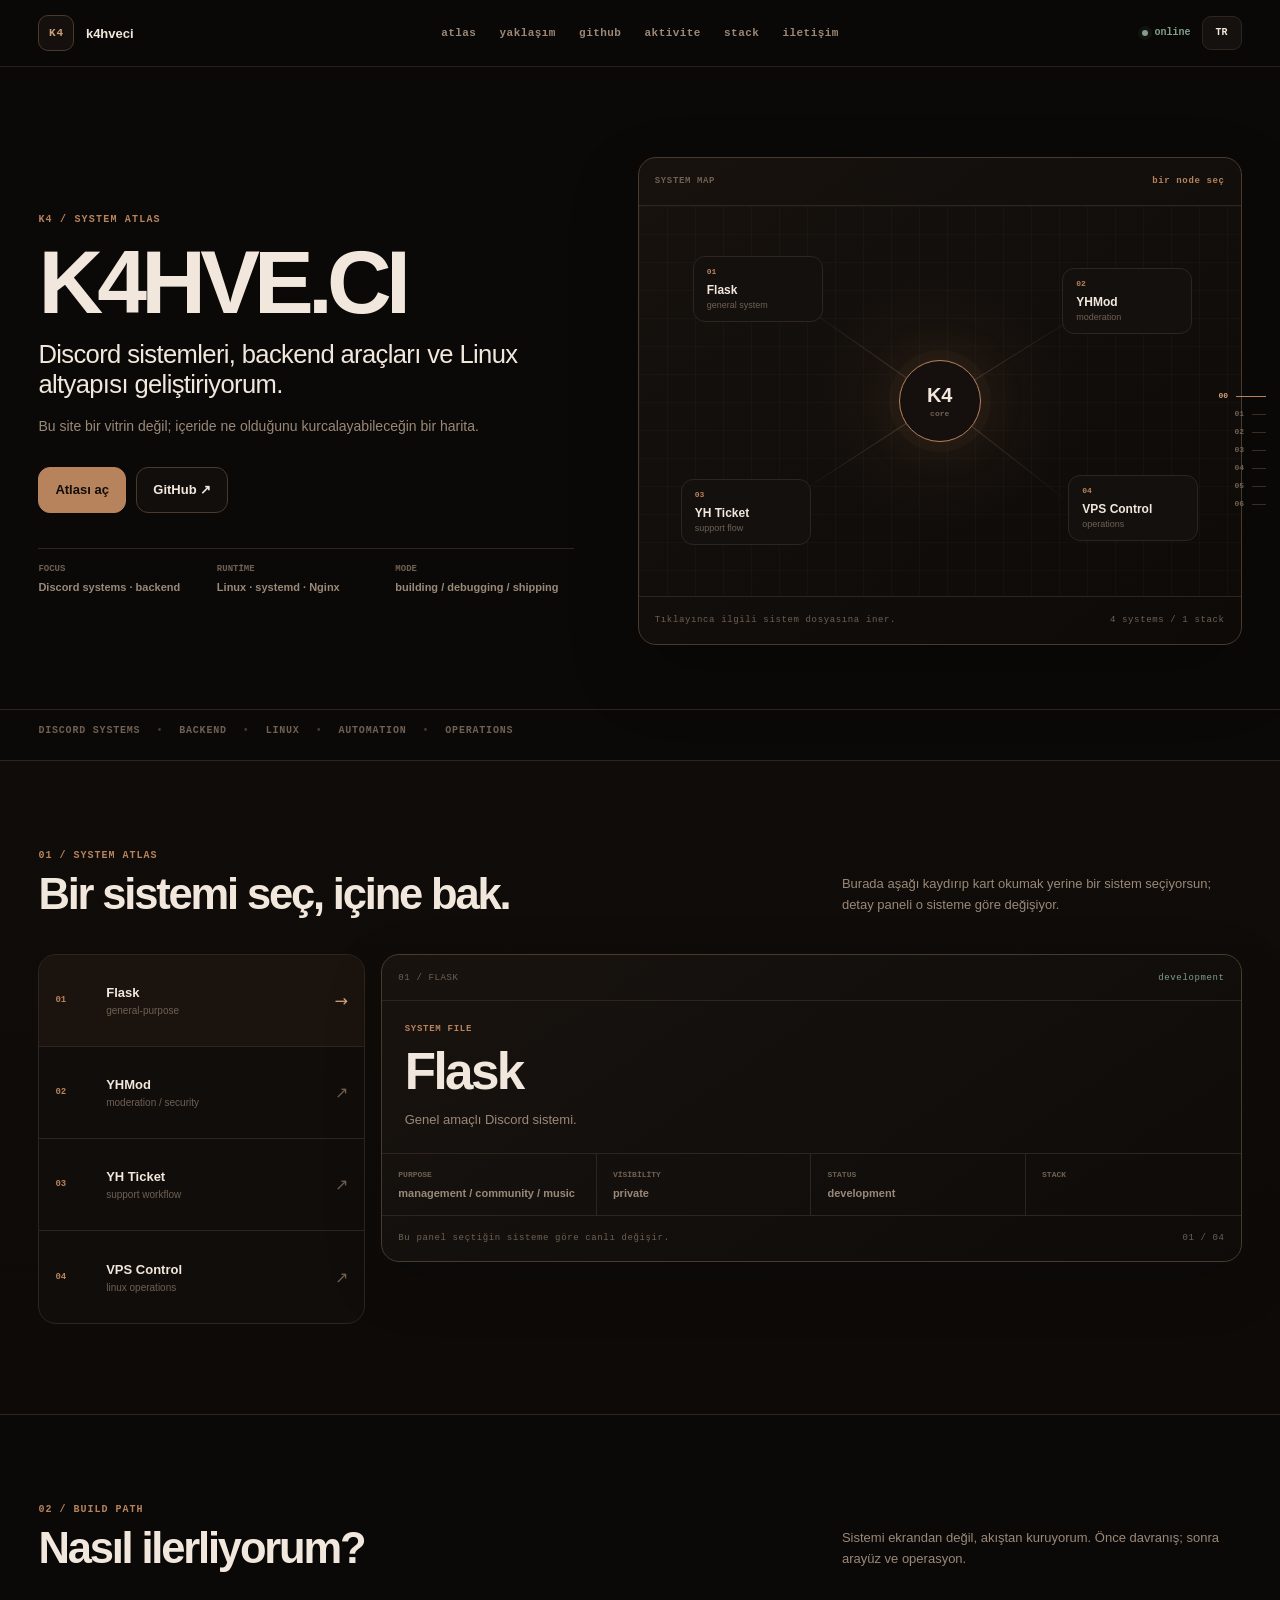
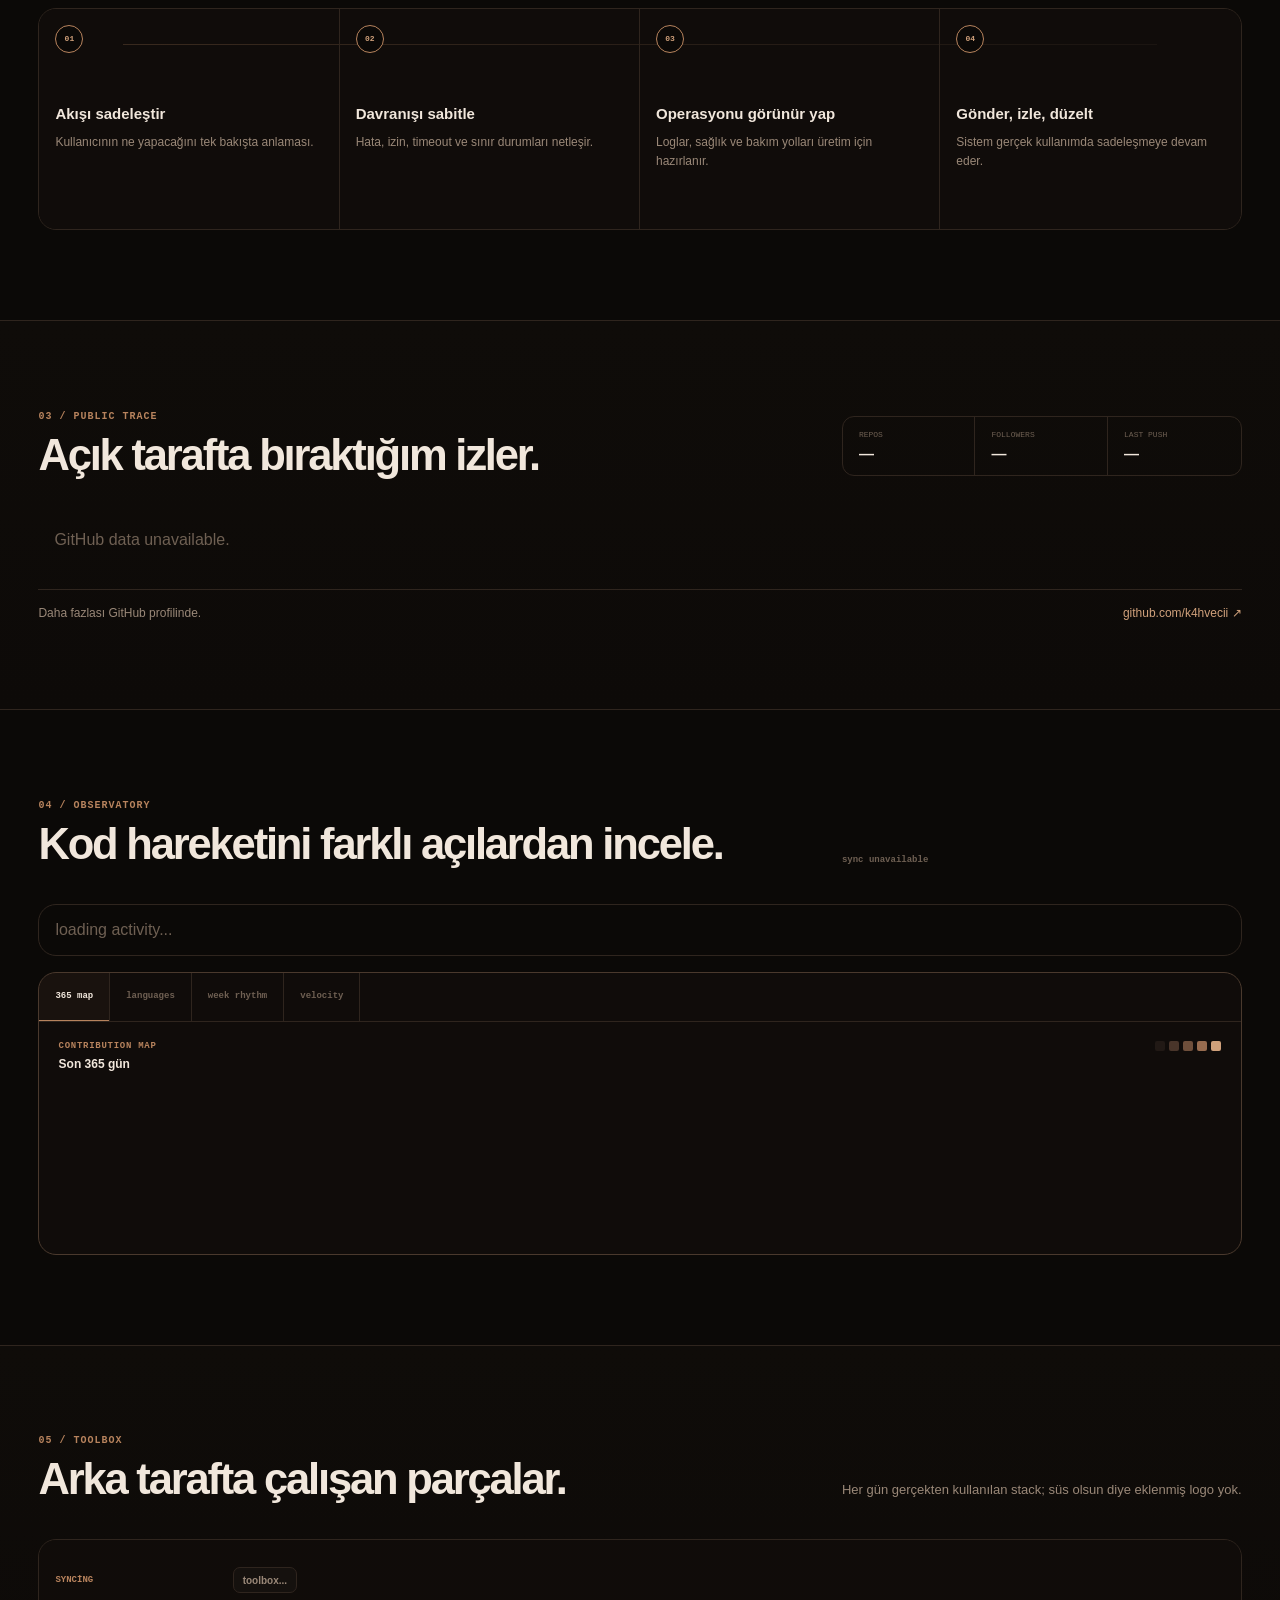
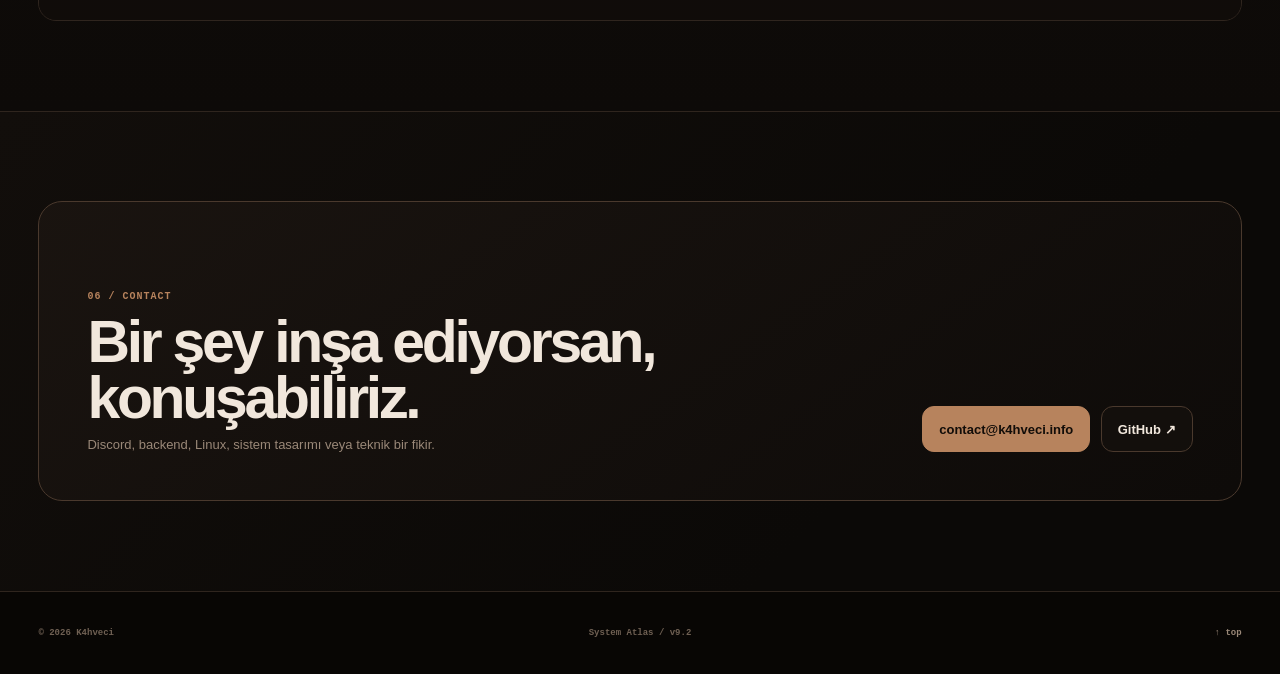
<file: index.html>
<!doctype html>
<html lang="tr">
<head>
  <meta charset="UTF-8" />
  <meta name="viewport" content="width=device-width, initial-scale=1, viewport-fit=cover" />
  <meta name="theme-color" content="#0b0907" />
  <meta name="color-scheme" content="dark" />
  <meta name="description" content="K4hveci — Discord sistemleri, backend araçları ve Linux altyapısı." />
  <meta name="author" content="K4hveci" />
  <meta name="robots" content="index,follow" />
  <link rel="canonical" href="https://k4hveci.info/" />

  <meta property="og:title" content="K4hveci — System Atlas" />
  <meta property="og:description" content="Explore the systems, public work and activity behind K4hveci." />
  <meta property="og:type" content="website" />
  <meta property="og:url" content="https://k4hveci.info/" />
  <meta property="og:image" content="https://raw.githubusercontent.com/k4hvecii/k4hvecii.github.io/main/assets/images/og-k4-terminal-31.png?rev=20261003d" />

  <meta name="twitter:card" content="summary_large_image" />
  <meta name="twitter:title" content="K4hveci — System Atlas" />
  <meta name="twitter:description" content="Explore the systems, public work and activity behind K4hveci." />
  <meta name="twitter:image" content="https://raw.githubusercontent.com/k4hvecii/k4hvecii.github.io/main/assets/images/og-k4-terminal-31.png?rev=20261003d" />

  <link rel="icon" href="./assets/icons/favicon.svg" type="image/svg+xml" />
  <link rel="apple-touch-icon" href="./assets/icons/apple-touch-icon.png" />
  <link rel="manifest" href="./site.webmanifest" />
  <link rel="stylesheet" href="./assets/css/main.css?v=9.2.0" />
  <title>K4hveci — System Atlas</title>
</head>
<body>
  <a class="skip" href="#main">İçeriğe geç</a>
  <div class="page-grid" aria-hidden="true"></div>
  <div class="cursor-aura" id="cursor-aura" aria-hidden="true"></div>
  <div class="scroll-progress" id="scroll-progress" aria-hidden="true"></div>

  <header class="site-header">
    <div class="shell header-inner">
      <a class="brand" href="#top" aria-label="K4hveci ana sayfa">
        <span class="brand-mark">K4</span>
        <span class="brand-name">k4hveci</span>
      </a>

      <nav class="nav" aria-label="Ana navigasyon">
        <a href="#atlas" data-tr="atlas" data-en="atlas">atlas</a>
        <a href="#process" data-tr="yaklaşım" data-en="process">yaklaşım</a>
        <a href="#public">github</a>
        <a href="#activity" data-tr="aktivite" data-en="activity">aktivite</a>
        <a href="#stack">stack</a>
        <a href="#contact" data-tr="iletişim" data-en="contact">iletişim</a>
      </nav>

      <div class="header-actions">
        <span class="status-chip"><i></i><span data-tr="online" data-en="online">online</span></span>
        <button class="lang" id="lang-toggle" type="button" aria-label="Dili değiştir">TR</button>
      </div>
    </div>
  </header>

  <aside class="chapter-rail" aria-label="Bölümler">
    <a href="#top"><span>00</span><i></i></a>
    <a href="#atlas"><span>01</span><i></i></a>
    <a href="#process"><span>02</span><i></i></a>
    <a href="#public"><span>03</span><i></i></a>
    <a href="#activity"><span>04</span><i></i></a>
    <a href="#stack"><span>05</span><i></i></a>
    <a href="#contact"><span>06</span><i></i></a>
  </aside>

  <main id="main">
    <section class="hero" id="top">
      <div class="shell hero-grid">
        <div class="hero-copy reveal">
          <span class="eyebrow">K4 / SYSTEM ATLAS</span>
          <h1 id="hero-name">K4HVE.CI</h1>
          <p class="hero-lead" id="hero-tagline"
             data-tr="Discord sistemleri, backend araçları ve Linux altyapısı geliştiriyorum."
             data-en="I build Discord systems, backend tooling and Linux infrastructure.">
            Discord sistemleri, backend araçları ve Linux altyapısı geliştiriyorum.
          </p>
          <p class="hero-sub" id="hero-principle"
             data-tr="Bu site bir vitrin değil; içeride ne olduğunu kurcalayabileceğin bir harita."
             data-en="This is not a showcase page; it is a map you can explore.">
            Bu site bir vitrin değil; içeride ne olduğunu kurcalayabileceğin bir harita.
          </p>

          <div class="hero-actions">
            <a class="button button--primary" href="#atlas" data-tr="Atlası aç" data-en="Open atlas">Atlası aç</a>
            <a class="button" href="https://github.com/k4hvecii" target="_blank" rel="noopener noreferrer">GitHub ↗</a>
          </div>

          <div class="hero-facts">
            <div><span>focus</span><strong id="hero-focus">Discord systems · backend</strong></div>
            <div><span>runtime</span><strong id="hero-runtime">Linux · systemd · Nginx</strong></div>
            <div><span>mode</span><strong id="hero-mode">building / debugging / shipping</strong></div>
          </div>
        </div>

        <div class="atlas-map reveal" aria-label="Sistem haritası">
          <div class="atlas-map__top">
            <span>SYSTEM MAP</span>
            <span class="atlas-map__hint" data-tr="bir node seç" data-en="pick a node">bir node seç</span>
          </div>

          <div class="map-canvas" id="map-canvas">
            <div class="map-core">
              <span>K4</span>
              <small>core</small>
            </div>

            <span class="map-line map-line--1" aria-hidden="true"></span>
            <span class="map-line map-line--2" aria-hidden="true"></span>
            <span class="map-line map-line--3" aria-hidden="true"></span>
            <span class="map-line map-line--4" aria-hidden="true"></span>

            <button class="map-node map-node--1" type="button" data-system-target="flask">
              <span>01</span><strong>Flask</strong><small>general system</small>
            </button>
            <button class="map-node map-node--2" type="button" data-system-target="yhmod">
              <span>02</span><strong>YHMod</strong><small>moderation</small>
            </button>
            <button class="map-node map-node--3" type="button" data-system-target="yh-ticket">
              <span>03</span><strong>YH Ticket</strong><small>support flow</small>
            </button>
            <button class="map-node map-node--4" type="button" data-system-target="vps-control">
              <span>04</span><strong>VPS Control</strong><small>operations</small>
            </button>
          </div>

          <div class="atlas-map__bottom">
            <span data-tr="Tıklayınca ilgili sistem dosyasına iner." data-en="Click a node to open its system file.">Tıklayınca ilgili sistem dosyasına iner.</span>
            <span>4 systems / 1 stack</span>
          </div>
        </div>
      </div>

      <div class="shell hero-marquee reveal" aria-hidden="true">
        <span>DISCORD SYSTEMS</span><i>•</i><span>BACKEND</span><i>•</i><span>LINUX</span><i>•</i><span>AUTOMATION</span><i>•</i><span>OPERATIONS</span>
      </div>
    </section>

    <section class="section section--soft" id="atlas">
      <div class="shell">
        <div class="section-head reveal">
          <div>
            <span class="section-index">01 / SYSTEM ATLAS</span>
            <h2 data-tr="Bir sistemi seç, içine bak." data-en="Pick a system. Open it up.">Bir sistemi seç, içine bak.</h2>
          </div>
          <p data-tr="Burada aşağı kaydırıp kart okumak yerine bir sistem seçiyorsun; detay paneli o sisteme göre değişiyor."
             data-en="Instead of scrolling through generic cards, choose a system and inspect its live detail panel.">
            Burada aşağı kaydırıp kart okumak yerine bir sistem seçiyorsun; detay paneli o sisteme göre değişiyor.
          </p>
        </div>

        <div class="explorer reveal">
          <div class="explorer-list" id="system-list" role="tablist" aria-label="Sistem seç">
            <button type="button" class="system-tab is-active" data-system-id="flask" role="tab" aria-selected="true">
              <span>01</span><div><strong>Flask</strong><small>general-purpose</small></div><i>↗</i>
            </button>
            <button type="button" class="system-tab" data-system-id="yhmod" role="tab" aria-selected="false">
              <span>02</span><div><strong>YHMod</strong><small>moderation / security</small></div><i>↗</i>
            </button>
            <button type="button" class="system-tab" data-system-id="yh-ticket" role="tab" aria-selected="false">
              <span>03</span><div><strong>YH Ticket</strong><small>support workflow</small></div><i>↗</i>
            </button>
            <button type="button" class="system-tab" data-system-id="vps-control" role="tab" aria-selected="false">
              <span>04</span><div><strong>VPS Control</strong><small>linux operations</small></div><i>↗</i>
            </button>
          </div>

          <article class="inspector" id="system-inspector" role="tabpanel">
            <div class="inspector-head">
              <span id="inspector-index">01 / FLASK</span>
              <span class="inspector-status" id="inspector-status">development</span>
            </div>

            <div class="inspector-main">
              <div>
                <p class="inspector-label">SYSTEM FILE</p>
                <h3 id="inspector-title">Flask</h3>
                <p id="inspector-description">Genel amaçlı Discord sistemi.</p>
              </div>

              <div class="inspector-meter" aria-hidden="true">
                <div><span>scope</span><i style="--meter:88%"></i></div>
                <div><span>ops</span><i style="--meter:72%"></i></div>
                <div><span>ui</span><i style="--meter:64%"></i></div>
              </div>
            </div>

            <div class="inspector-grid">
              <div>
                <span>purpose</span>
                <strong id="inspector-purpose">management / community / music</strong>
              </div>
              <div>
                <span>visibility</span>
                <strong id="inspector-visibility">private</strong>
              </div>
              <div>
                <span>status</span>
                <strong id="inspector-status-text">development</strong>
              </div>
              <div>
                <span>stack</span>
                <div class="inspector-tags" id="inspector-tags"></div>
              </div>
            </div>

            <div class="inspector-foot">
              <span data-tr="Bu panel seçtiğin sisteme göre canlı değişir." data-en="This panel updates live for the selected system.">Bu panel seçtiğin sisteme göre canlı değişir.</span>
              <span id="inspector-count">01 / 04</span>
            </div>
          </article>
        </div>
      </div>
    </section>

    <section class="section" id="process">
      <div class="shell">
        <div class="section-head reveal">
          <div>
            <span class="section-index">02 / BUILD PATH</span>
            <h2 data-tr="Nasıl ilerliyorum?" data-en="How I build.">Nasıl ilerliyorum?</h2>
          </div>
          <p data-tr="Sistemi ekrandan değil, akıştan kuruyorum. Önce davranış; sonra arayüz ve operasyon."
             data-en="I build from the flow outward. Behavior first, then interface and operations.">
            Sistemi ekrandan değil, akıştan kuruyorum. Önce davranış; sonra arayüz ve operasyon.
          </p>
        </div>

        <div class="process-track reveal">
          <article class="process-step">
            <span>01</span>
            <div><strong data-tr="Akışı sadeleştir" data-en="Simplify the flow">Akışı sadeleştir</strong><p data-tr="Kullanıcının ne yapacağını tek bakışta anlaması." data-en="Make the next action obvious to the user.">Kullanıcının ne yapacağını tek bakışta anlaması.</p></div>
          </article>
          <article class="process-step">
            <span>02</span>
            <div><strong data-tr="Davranışı sabitle" data-en="Stabilize behavior">Davranışı sabitle</strong><p data-tr="Hata, izin, timeout ve sınır durumları netleşir." data-en="Errors, permissions, timeouts and edge cases become explicit.">Hata, izin, timeout ve sınır durumları netleşir.</p></div>
          </article>
          <article class="process-step">
            <span>03</span>
            <div><strong data-tr="Operasyonu görünür yap" data-en="Expose operations">Operasyonu görünür yap</strong><p data-tr="Loglar, sağlık ve bakım yolları üretim için hazırlanır." data-en="Logs, health and maintenance paths are prepared for production.">Loglar, sağlık ve bakım yolları üretim için hazırlanır.</p></div>
          </article>
          <article class="process-step">
            <span>04</span>
            <div><strong data-tr="Gönder, izle, düzelt" data-en="Ship, watch, refine">Gönder, izle, düzelt</strong><p data-tr="Sistem gerçek kullanımda sadeleşmeye devam eder." data-en="The system keeps getting simpler under real use.">Sistem gerçek kullanımda sadeleşmeye devam eder.</p></div>
          </article>
        </div>
      </div>
    </section>

    <section class="section section--soft" id="public">
      <div class="shell">
        <div class="section-head reveal">
          <div>
            <span class="section-index">03 / PUBLIC TRACE</span>
            <h2 data-tr="Açık tarafta bıraktığım izler." data-en="What I leave in public.">Açık tarafta bıraktığım izler.</h2>
          </div>
          <div class="github-summary" id="github-stats">
            <div><span>repos</span><strong id="stat-repos">—</strong></div>
            <div><span>followers</span><strong id="stat-followers">—</strong></div>
            <div><span>last push</span><strong id="stat-push">—</strong></div>
          </div>
        </div>

        <div class="repo-mosaic" id="repo-list" aria-live="polite">
          <div class="repo-loading">fetching github...</div>
        </div>

        <div class="public-foot reveal">
          <p data-tr="Daha fazlası GitHub profilinde." data-en="More lives on the GitHub profile.">Daha fazlası GitHub profilinde.</p>
          <a href="https://github.com/k4hvecii" target="_blank" rel="noopener noreferrer">github.com/k4hvecii ↗</a>
        </div>
      </div>
    </section>

    <section class="section" id="activity">
      <div class="shell">
        <div class="section-head reveal">
          <div>
            <span class="section-index">04 / OBSERVATORY</span>
            <h2 data-tr="Kod hareketini farklı açılardan incele." data-en="Inspect activity from different angles.">Kod hareketini farklı açılardan incele.</h2>
          </div>
          <span class="sync" id="activity-updated">syncing...</span>
        </div>

        <div class="activity-overview reveal" id="activity-stat-grid">
          <div class="activity-loading">loading activity...</div>
        </div>

        <div class="observatory reveal">
          <div class="observatory-tabs" role="tablist" aria-label="Aktivite görünümü">
            <button type="button" class="activity-tab is-active" data-view="map" role="tab" aria-selected="true">365 map</button>
            <button type="button" class="activity-tab" data-view="languages" role="tab" aria-selected="false">languages</button>
            <button type="button" class="activity-tab" data-view="rhythm" role="tab" aria-selected="false">week rhythm</button>
            <button type="button" class="activity-tab" data-view="velocity" role="tab" aria-selected="false">velocity</button>
          </div>

          <div class="observatory-view is-active" data-activity-view="map">
            <div class="view-head">
              <div><span>CONTRIBUTION MAP</span><strong data-tr="Son 365 gün" data-en="Last 365 days">Son 365 gün</strong></div>
              <div class="legend" aria-hidden="true"><i data-level="0"></i><i data-level="1"></i><i data-level="2"></i><i data-level="3"></i><i data-level="4"></i></div>
            </div>
            <div class="heatmap-scroll"><div class="heatmap" id="activity-heatmap"></div></div>
          </div>

          <div class="observatory-view" data-activity-view="languages">
            <div class="view-head"><div><span>LANGUAGE MIX</span><strong data-tr="Public repolar" data-en="Public repositories">Public repolar</strong></div></div>
            <div class="language-bars" id="activity-languages"></div>
          </div>

          <div class="observatory-view" data-activity-view="rhythm">
            <div class="view-head"><div><span>WEEK RHYTHM</span><strong data-tr="Haftalık dağılım" data-en="Weekly distribution">Haftalık dağılım</strong></div></div>
            <div class="weekday-chart" id="activity-weekdays"></div>
          </div>

          <div class="observatory-view" data-activity-view="velocity">
            <div class="view-head"><div><span>VELOCITY</span><strong>28 days / previous 28</strong></div></div>
            <div class="velocity" id="activity-velocity">—</div>
            <div class="activity-mini" id="activity-mini"></div>
          </div>
        </div>
      </div>
    </section>

    <section class="section section--soft" id="stack">
      <div class="shell">
        <div class="section-head reveal">
          <div>
            <span class="section-index">05 / TOOLBOX</span>
            <h2 data-tr="Arka tarafta çalışan parçalar." data-en="What runs underneath.">Arka tarafta çalışan parçalar.</h2>
          </div>
          <p data-tr="Her gün gerçekten kullanılan stack; süs olsun diye eklenmiş logo yok."
             data-en="The stack I actually use every day. No decorative logo wall.">
            Her gün gerçekten kullanılan stack; süs olsun diye eklenmiş logo yok.
          </p>
        </div>
        <div class="stack-matrix reveal" id="stack-board">
          <div class="stack-row"><span>syncing</span><div><b>toolbox...</b></div></div>
        </div>
      </div>
    </section>

    <section class="section contact" id="contact">
      <div class="shell">
        <div class="contact-stage reveal">
          <div>
            <span class="section-index">06 / CONTACT</span>
            <h2 data-tr="Bir şey inşa ediyorsan, konuşabiliriz." data-en="If you’re building something, we can talk.">Bir şey inşa ediyorsan, konuşabiliriz.</h2>
            <p data-tr="Discord, backend, Linux, sistem tasarımı veya teknik bir fikir."
               data-en="Discord, backend, Linux, system design or a technical idea.">
              Discord, backend, Linux, sistem tasarımı veya teknik bir fikir.
            </p>
          </div>
          <div class="contact-actions">
            <a class="button button--primary" id="contact-mail" href="mailto:contact@k4hveci.info">contact@k4hveci.info</a>
            <a class="button" href="https://github.com/k4hvecii" target="_blank" rel="noopener noreferrer">GitHub ↗</a>
          </div>
        </div>
      </div>
    </section>
  </main>

  <footer class="footer">
    <div class="shell footer-inner">
      <span>© <span id="year"></span> K4hveci</span>
      <span>System Atlas / v9.2</span>
      <a href="#top">↑ top</a>
    </div>
  </footer>

  <script src="./assets/js/main.js?v=9.2.0" defer></script>
</body>
</html>
</file>
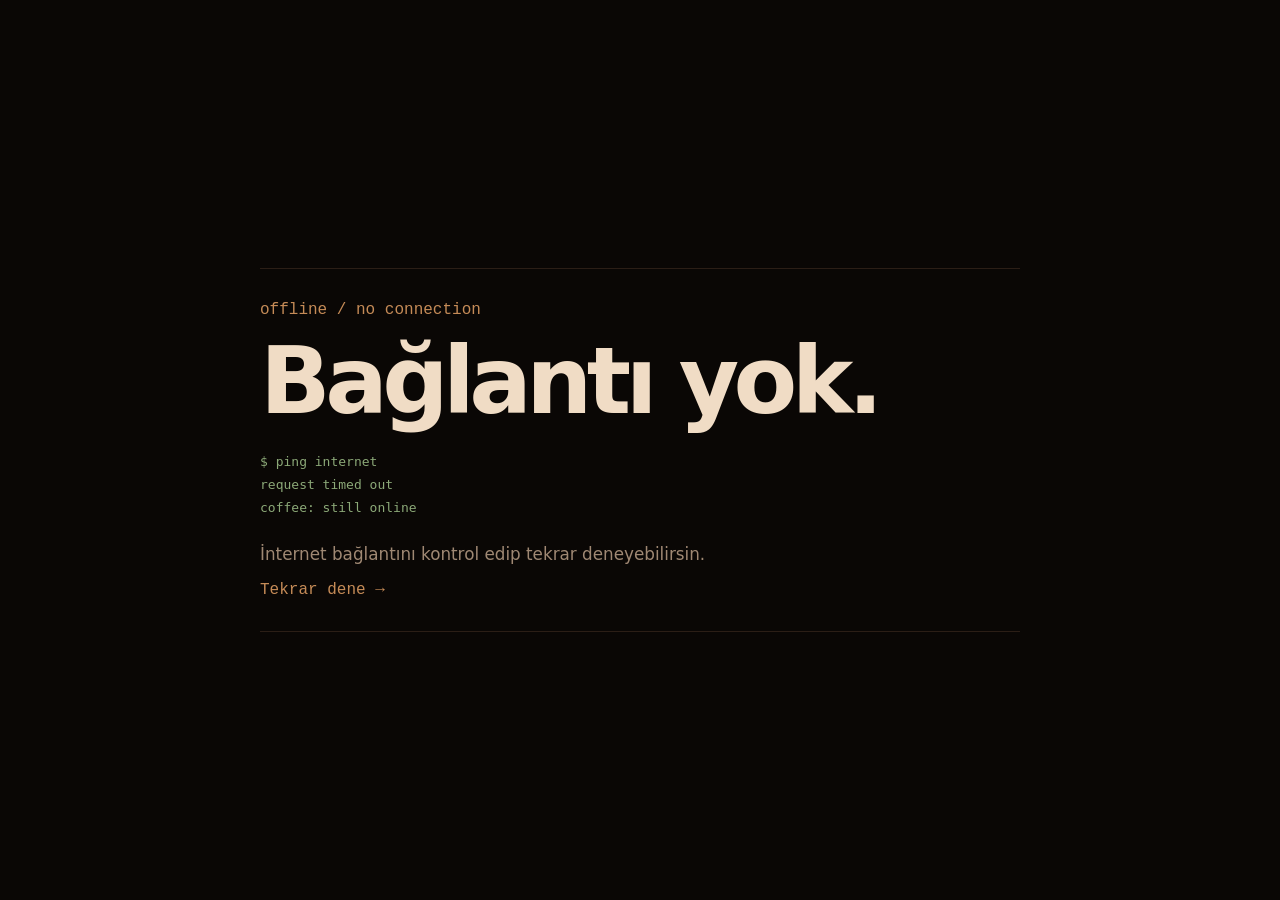
<file: offline.html>
<!doctype html>
<html lang="tr">
<head>
  <meta charset="UTF-8" />
  <meta name="viewport" content="width=device-width, initial-scale=1" />
  <meta name="theme-color" content="#0a0705" />
  <title>Offline — k4hvecii</title>
  <link rel="icon" href="./assets/icons/favicon.svg" type="image/svg+xml" />
  <link rel="stylesheet" href="./assets/css/404.css" />
</head>
<body>
  <main class="not-found">
    <span class="kicker">offline / no connection</span>
    <h1>Bağlantı yok.</h1>
    <code>$ ping internet
request timed out
coffee: still online</code>
    <p>İnternet bağlantını kontrol edip tekrar deneyebilirsin.</p>
    <a href="./">Tekrar dene →</a>
  </main>
</body>
</html>
</file>
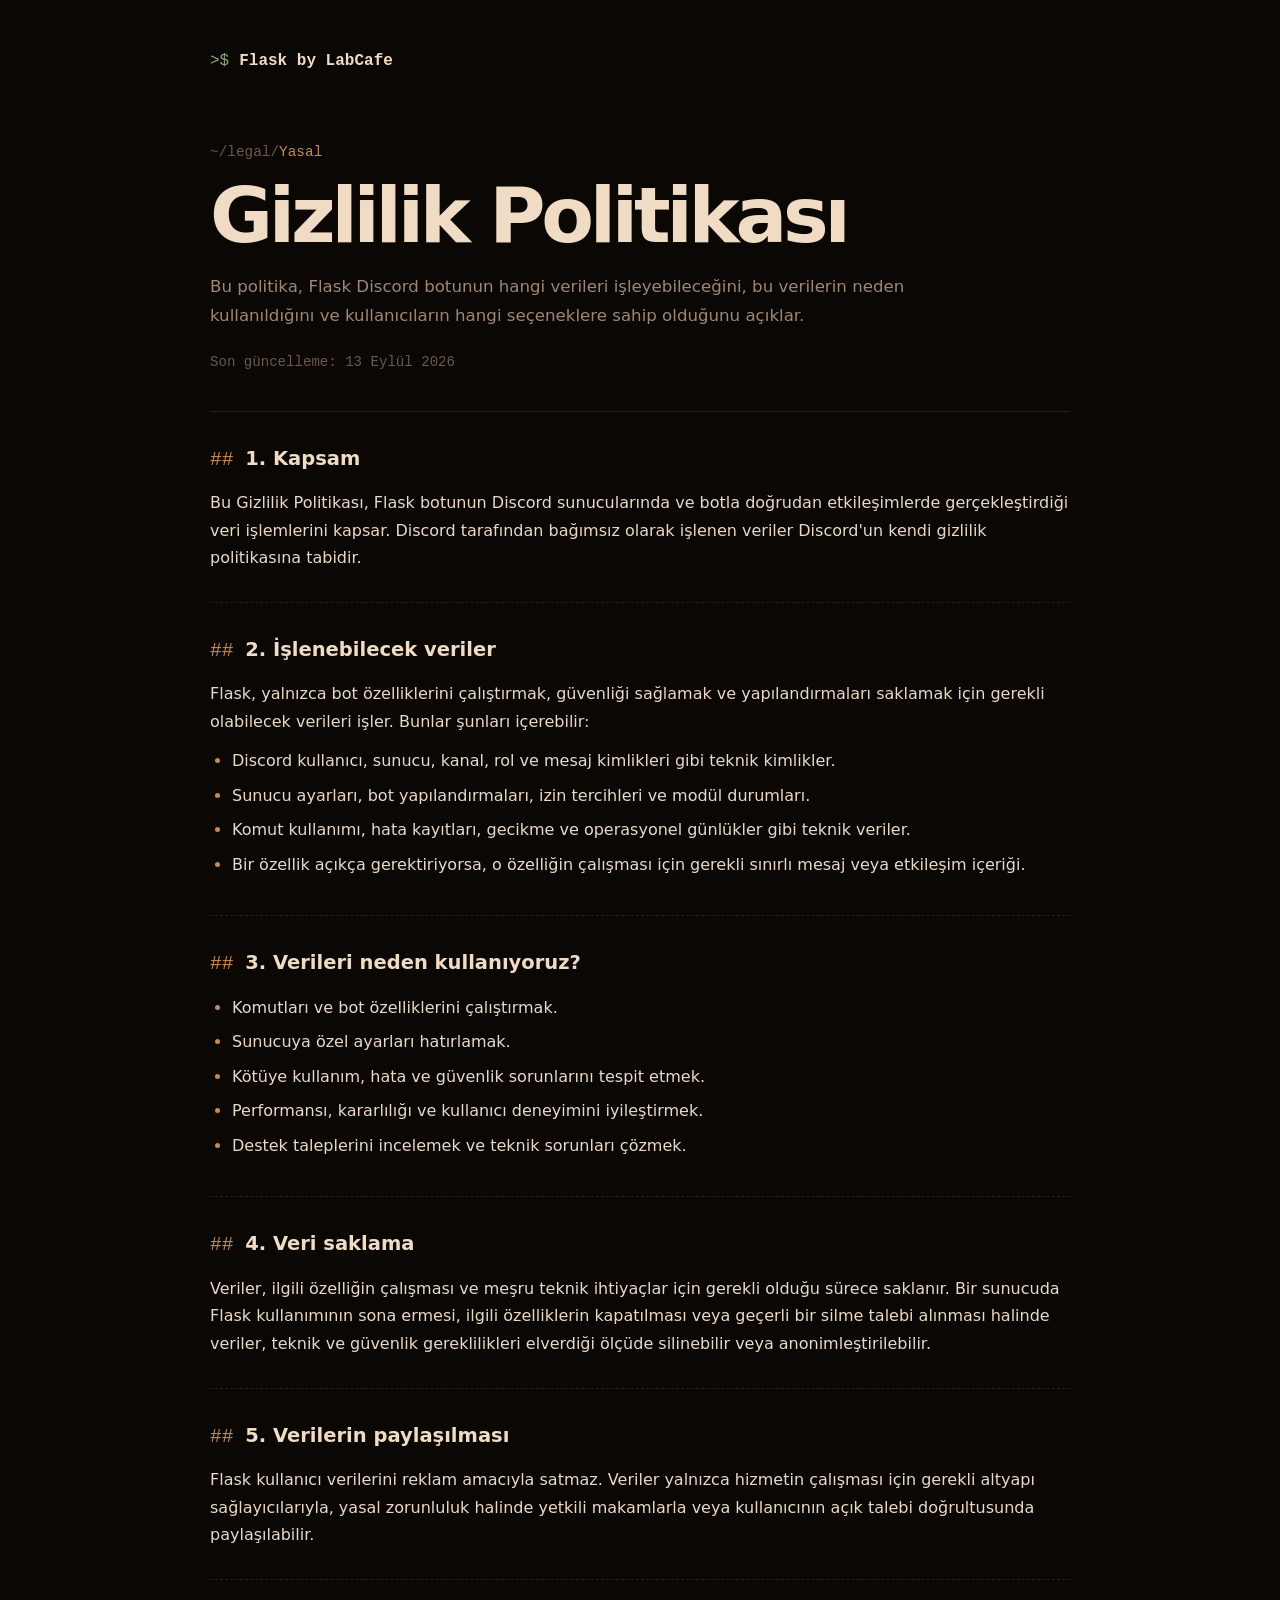
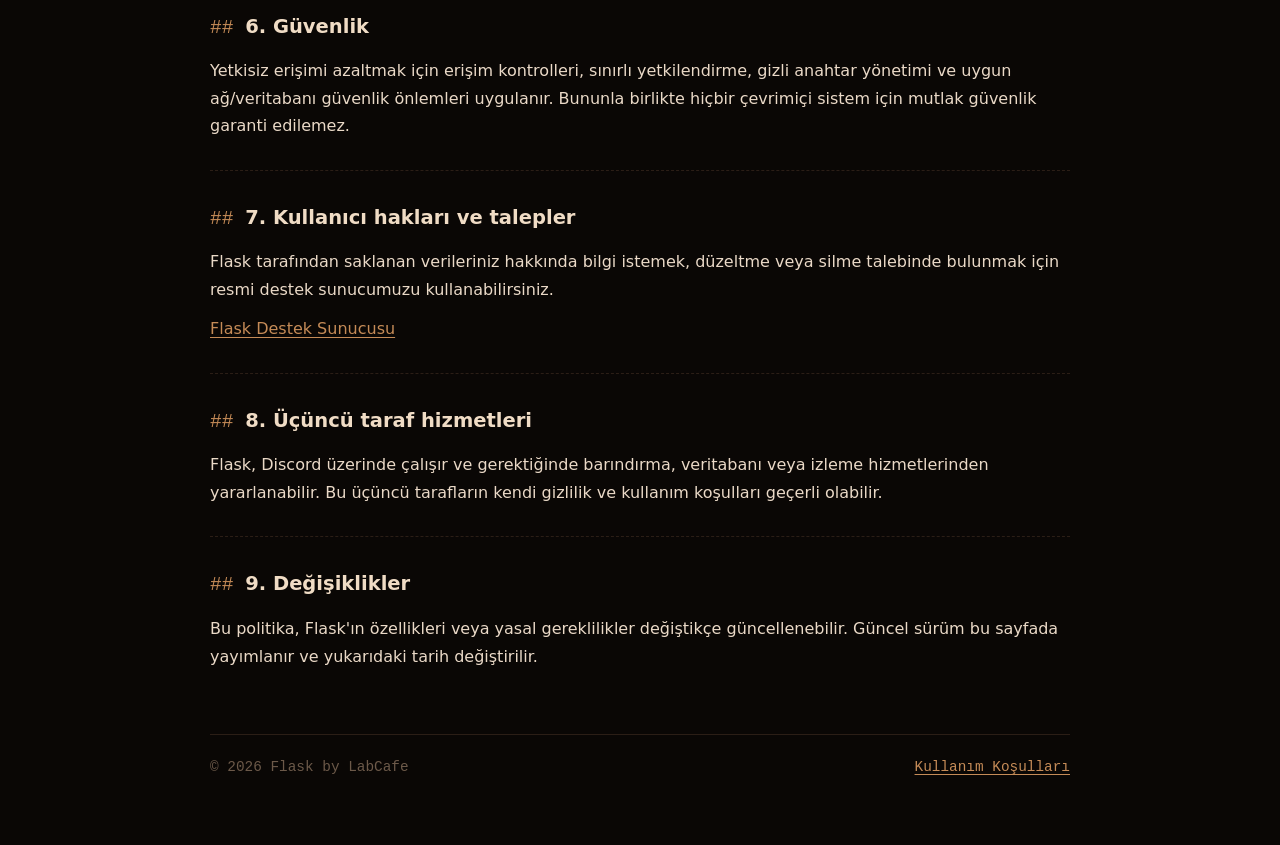
<file: privacy.html>
<!doctype html>
<html lang="tr">
<head>
  <meta charset="utf-8">
  <meta name="viewport" content="width=device-width, initial-scale=1">
  <meta name="description" content="Flask Discord botu gizlilik politikası">
  <title>Gizlilik Politikası — Flask</title>
  <link rel="canonical" href="https://k4hveci.info/privacy.html">
  <link rel="stylesheet" href="./assets/css/legal.css?v=3.2.0">
</head>
<body>
  <main class="wrap">
    <a class="brand" href="https://k4hveci.info/"><span class="dot"></span> Flask by LabCafe</a>

    <section class="hero">
      <div class="kicker">Yasal</div>
      <h1>Gizlilik Politikası</h1>
      <p class="lead">Bu politika, Flask Discord botunun hangi verileri işleyebileceğini, bu verilerin neden kullanıldığını ve kullanıcıların hangi seçeneklere sahip olduğunu açıklar.</p>
      <div class="meta">Son güncelleme: 13 Eylül 2026</div>
    </section>

    <section class="card">
      <h2>1. Kapsam</h2>
      <p>Bu Gizlilik Politikası, Flask botunun Discord sunucularında ve botla doğrudan etkileşimlerde gerçekleştirdiği veri işlemlerini kapsar. Discord tarafından bağımsız olarak işlenen veriler Discord'un kendi gizlilik politikasına tabidir.</p>
    </section>

    <section class="card">
      <h2>2. İşlenebilecek veriler</h2>
      <p>Flask, yalnızca bot özelliklerini çalıştırmak, güvenliği sağlamak ve yapılandırmaları saklamak için gerekli olabilecek verileri işler. Bunlar şunları içerebilir:</p>
      <ul>
        <li>Discord kullanıcı, sunucu, kanal, rol ve mesaj kimlikleri gibi teknik kimlikler.</li>
        <li>Sunucu ayarları, bot yapılandırmaları, izin tercihleri ve modül durumları.</li>
        <li>Komut kullanımı, hata kayıtları, gecikme ve operasyonel günlükler gibi teknik veriler.</li>
        <li>Bir özellik açıkça gerektiriyorsa, o özelliğin çalışması için gerekli sınırlı mesaj veya etkileşim içeriği.</li>
      </ul>
    </section>

    <section class="card">
      <h2>3. Verileri neden kullanıyoruz?</h2>
      <ul>
        <li>Komutları ve bot özelliklerini çalıştırmak.</li>
        <li>Sunucuya özel ayarları hatırlamak.</li>
        <li>Kötüye kullanım, hata ve güvenlik sorunlarını tespit etmek.</li>
        <li>Performansı, kararlılığı ve kullanıcı deneyimini iyileştirmek.</li>
        <li>Destek taleplerini incelemek ve teknik sorunları çözmek.</li>
      </ul>
    </section>

    <section class="card">
      <h2>4. Veri saklama</h2>
      <p>Veriler, ilgili özelliğin çalışması ve meşru teknik ihtiyaçlar için gerekli olduğu sürece saklanır. Bir sunucuda Flask kullanımının sona ermesi, ilgili özelliklerin kapatılması veya geçerli bir silme talebi alınması halinde veriler, teknik ve güvenlik gereklilikleri elverdiği ölçüde silinebilir veya anonimleştirilebilir.</p>
    </section>

    <section class="card">
      <h2>5. Verilerin paylaşılması</h2>
      <p>Flask kullanıcı verilerini reklam amacıyla satmaz. Veriler yalnızca hizmetin çalışması için gerekli altyapı sağlayıcılarıyla, yasal zorunluluk halinde yetkili makamlarla veya kullanıcının açık talebi doğrultusunda paylaşılabilir.</p>
    </section>

    <section class="card">
      <h2>6. Güvenlik</h2>
      <p>Yetkisiz erişimi azaltmak için erişim kontrolleri, sınırlı yetkilendirme, gizli anahtar yönetimi ve uygun ağ/veritabanı güvenlik önlemleri uygulanır. Bununla birlikte hiçbir çevrimiçi sistem için mutlak güvenlik garanti edilemez.</p>
    </section>

    <section class="card">
      <h2>7. Kullanıcı hakları ve talepler</h2>
      <p>Flask tarafından saklanan verileriniz hakkında bilgi istemek, düzeltme veya silme talebinde bulunmak için resmi destek sunucumuzu kullanabilirsiniz.</p>
      <p><a href="https://discord.gg/SNFUwXReNy" target="_blank" rel="noopener noreferrer">Flask Destek Sunucusu</a></p>
    </section>

    <section class="card">
      <h2>8. Üçüncü taraf hizmetleri</h2>
      <p>Flask, Discord üzerinde çalışır ve gerektiğinde barındırma, veritabanı veya izleme hizmetlerinden yararlanabilir. Bu üçüncü tarafların kendi gizlilik ve kullanım koşulları geçerli olabilir.</p>
    </section>

    <section class="card">
      <h2>9. Değişiklikler</h2>
      <p>Bu politika, Flask'ın özellikleri veya yasal gereklilikler değiştikçe güncellenebilir. Güncel sürüm bu sayfada yayımlanır ve yukarıdaki tarih değiştirilir.</p>
    </section>

    <div class="footer">
      <span>© 2026 Flask by LabCafe</span>
      <span><a href="https://k4hveci.info/terms.html">Kullanım Koşulları</a></span>
    </div>
  </main>
</body>
</html>
</file>
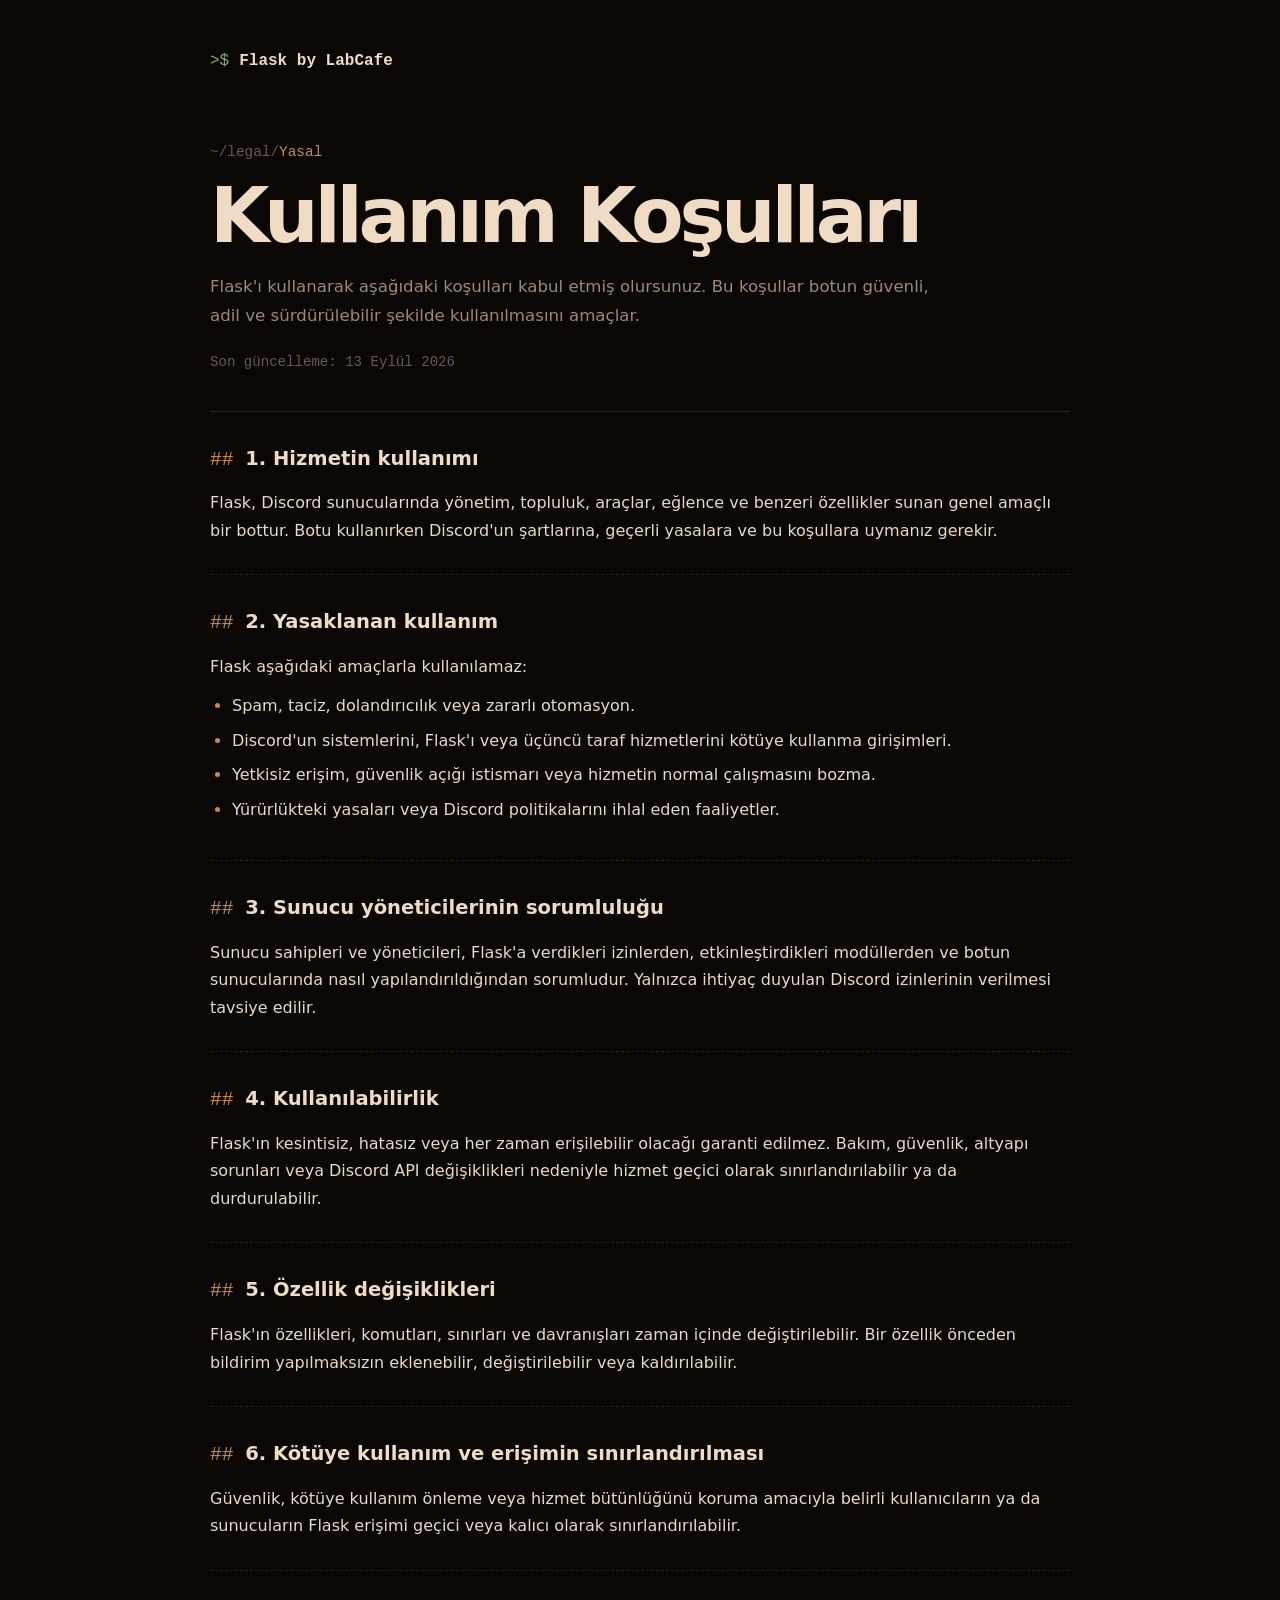
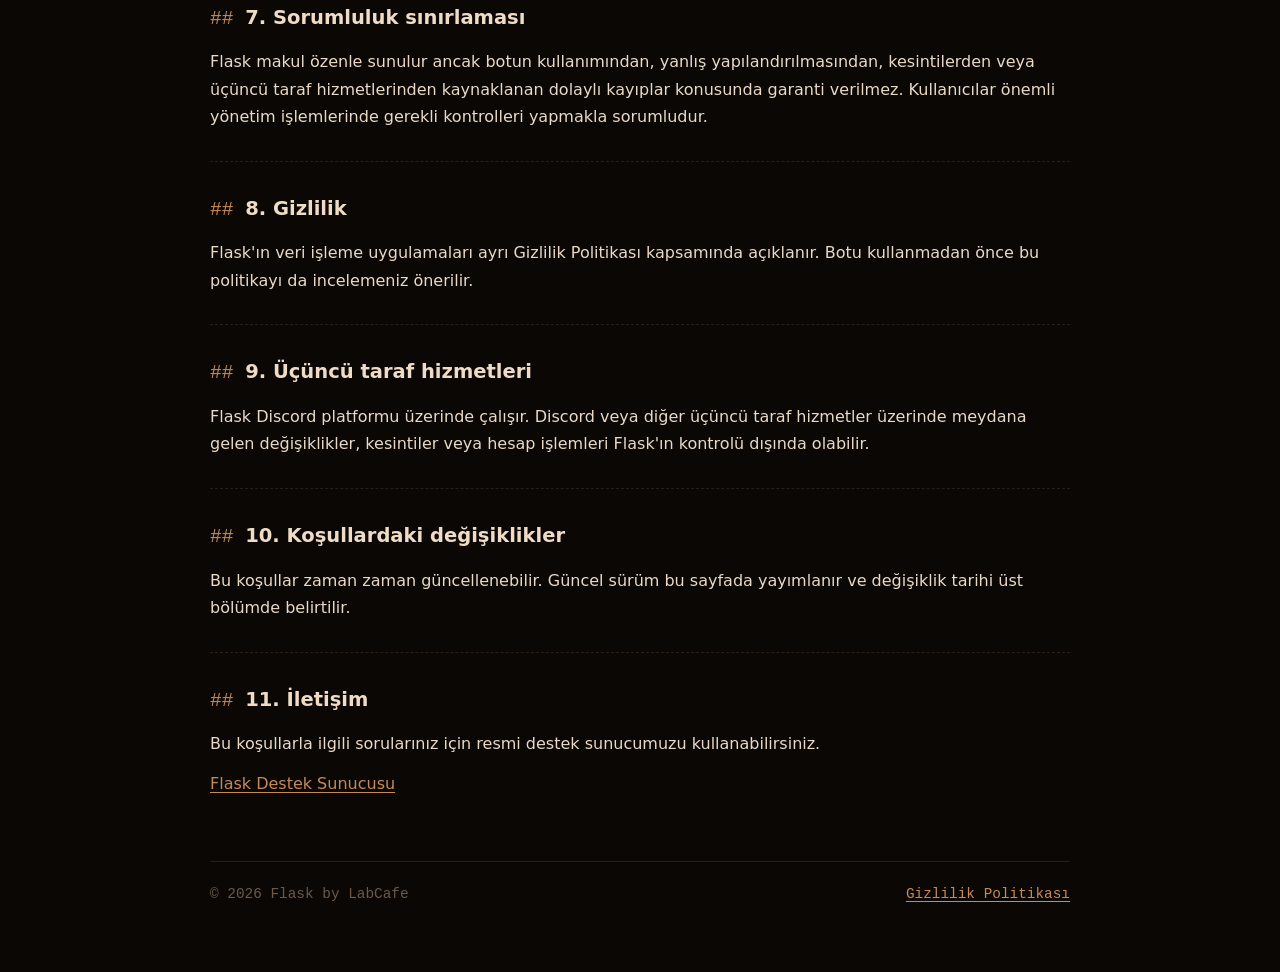
<file: terms.html>
<!doctype html>
<html lang="tr">
<head>
  <meta charset="utf-8">
  <meta name="viewport" content="width=device-width, initial-scale=1">
  <meta name="description" content="Flask Discord botu kullanım koşulları">
  <title>Kullanım Koşulları — Flask</title>
  <link rel="canonical" href="https://k4hveci.info/terms.html">
  <link rel="stylesheet" href="./assets/css/legal.css?v=3.2.0">
</head>
<body>
  <main class="wrap">
    <a class="brand" href="https://k4hveci.info/"><span class="dot"></span> Flask by LabCafe</a>

    <section class="hero">
      <div class="kicker">Yasal</div>
      <h1>Kullanım Koşulları</h1>
      <p class="lead">Flask'ı kullanarak aşağıdaki koşulları kabul etmiş olursunuz. Bu koşullar botun güvenli, adil ve sürdürülebilir şekilde kullanılmasını amaçlar.</p>
      <div class="meta">Son güncelleme: 13 Eylül 2026</div>
    </section>

    <section class="card">
      <h2>1. Hizmetin kullanımı</h2>
      <p>Flask, Discord sunucularında yönetim, topluluk, araçlar, eğlence ve benzeri özellikler sunan genel amaçlı bir bottur. Botu kullanırken Discord'un şartlarına, geçerli yasalara ve bu koşullara uymanız gerekir.</p>
    </section>

    <section class="card">
      <h2>2. Yasaklanan kullanım</h2>
      <p>Flask aşağıdaki amaçlarla kullanılamaz:</p>
      <ul>
        <li>Spam, taciz, dolandırıcılık veya zararlı otomasyon.</li>
        <li>Discord'un sistemlerini, Flask'ı veya üçüncü taraf hizmetlerini kötüye kullanma girişimleri.</li>
        <li>Yetkisiz erişim, güvenlik açığı istismarı veya hizmetin normal çalışmasını bozma.</li>
        <li>Yürürlükteki yasaları veya Discord politikalarını ihlal eden faaliyetler.</li>
      </ul>
    </section>

    <section class="card">
      <h2>3. Sunucu yöneticilerinin sorumluluğu</h2>
      <p>Sunucu sahipleri ve yöneticileri, Flask'a verdikleri izinlerden, etkinleştirdikleri modüllerden ve botun sunucularında nasıl yapılandırıldığından sorumludur. Yalnızca ihtiyaç duyulan Discord izinlerinin verilmesi tavsiye edilir.</p>
    </section>

    <section class="card">
      <h2>4. Kullanılabilirlik</h2>
      <p>Flask'ın kesintisiz, hatasız veya her zaman erişilebilir olacağı garanti edilmez. Bakım, güvenlik, altyapı sorunları veya Discord API değişiklikleri nedeniyle hizmet geçici olarak sınırlandırılabilir ya da durdurulabilir.</p>
    </section>

    <section class="card">
      <h2>5. Özellik değişiklikleri</h2>
      <p>Flask'ın özellikleri, komutları, sınırları ve davranışları zaman içinde değiştirilebilir. Bir özellik önceden bildirim yapılmaksızın eklenebilir, değiştirilebilir veya kaldırılabilir.</p>
    </section>

    <section class="card">
      <h2>6. Kötüye kullanım ve erişimin sınırlandırılması</h2>
      <p>Güvenlik, kötüye kullanım önleme veya hizmet bütünlüğünü koruma amacıyla belirli kullanıcıların ya da sunucuların Flask erişimi geçici veya kalıcı olarak sınırlandırılabilir.</p>
    </section>

    <section class="card">
      <h2>7. Sorumluluk sınırlaması</h2>
      <p>Flask makul özenle sunulur ancak botun kullanımından, yanlış yapılandırılmasından, kesintilerden veya üçüncü taraf hizmetlerinden kaynaklanan dolaylı kayıplar konusunda garanti verilmez. Kullanıcılar önemli yönetim işlemlerinde gerekli kontrolleri yapmakla sorumludur.</p>
    </section>

    <section class="card">
      <h2>8. Gizlilik</h2>
      <p>Flask'ın veri işleme uygulamaları ayrı Gizlilik Politikası kapsamında açıklanır. Botu kullanmadan önce bu politikayı da incelemeniz önerilir.</p>
    </section>

    <section class="card">
      <h2>9. Üçüncü taraf hizmetleri</h2>
      <p>Flask Discord platformu üzerinde çalışır. Discord veya diğer üçüncü taraf hizmetler üzerinde meydana gelen değişiklikler, kesintiler veya hesap işlemleri Flask'ın kontrolü dışında olabilir.</p>
    </section>

    <section class="card">
      <h2>10. Koşullardaki değişiklikler</h2>
      <p>Bu koşullar zaman zaman güncellenebilir. Güncel sürüm bu sayfada yayımlanır ve değişiklik tarihi üst bölümde belirtilir.</p>
    </section>

    <section class="card">
      <h2>11. İletişim</h2>
      <p>Bu koşullarla ilgili sorularınız için resmi destek sunucumuzu kullanabilirsiniz.</p>
      <p><a href="https://discord.gg/SNFUwXReNy" target="_blank" rel="noopener noreferrer">Flask Destek Sunucusu</a></p>
    </section>

    <div class="footer">
      <span>© 2026 Flask by LabCafe</span>
      <span><a href="https://k4hveci.info/privacy.html">Gizlilik Politikası</a></span>
    </div>
  </main>
</body>
</html>
</file>
<file: assets/css/main.css>
:root{
  --bg:#0b0907;
  --bg-soft:#100d0a;
  --panel:#15110e;
  --panel-2:#19130f;
  --line:#2f251e;
  --line-2:#4a392d;
  --text:#f1e7dc;
  --muted:#9a8878;
  --dim:#6f6053;
  --coffee:#b7835d;
  --coffee-2:#d0a17b;
  --green:#7f9f8a;
  --shell:1480px;
  --gutter:clamp(1rem,3vw,2.5rem);
  --radius:18px;
  --ease:cubic-bezier(.16,1,.3,1)
}
*{box-sizing:border-box}
html{scroll-behavior:smooth;background:var(--bg);font-size:16px}
body{margin:0;min-width:320px;overflow-x:hidden;background:var(--bg);color:var(--text);font-family:Inter,ui-sans-serif,-apple-system,BlinkMacSystemFont,"Segoe UI",sans-serif;-webkit-font-smoothing:antialiased}
a{color:inherit;text-decoration:none}
button{font:inherit;color:inherit}
::selection{background:rgba(183,131,93,.3);color:var(--text)}
.shell{width:min(100%,var(--shell));margin-inline:auto;padding-inline:var(--gutter)}
.skip{position:fixed;top:1rem;left:1rem;z-index:9999;padding:.7rem 1rem;border:1px solid var(--line-2);background:var(--panel);transform:translateY(-180%)}.skip:focus{transform:none}
.page-grid{position:fixed;inset:0;pointer-events:none;z-index:-2;background-image:linear-gradient(rgba(255,255,255,.013) 1px,transparent 1px),linear-gradient(90deg,rgba(255,255,255,.013) 1px,transparent 1px);background-size:32px 32px}
.cursor-aura{position:fixed;width:360px;height:360px;border-radius:50%;z-index:-1;pointer-events:none;opacity:0;background:radial-gradient(circle,rgba(183,131,93,.07),rgba(183,131,93,.018) 45%,transparent 72%);filter:blur(6px);will-change:transform;transition:opacity .25s ease}.cursor-aura.is-visible{opacity:1}
.scroll-progress{position:fixed;left:0;top:0;width:100%;height:2px;z-index:1200;background:var(--coffee-2);transform:scaleX(0);transform-origin:left}

.site-header{position:sticky;top:0;z-index:100;border-bottom:1px solid rgba(47,37,30,.84);background:rgba(11,9,7,.88);backdrop-filter:blur(18px)}
.header-inner{min-height:66px;display:grid;grid-template-columns:1fr auto 1fr;align-items:center;gap:1.5rem}
.brand{display:flex;align-items:center;gap:.72rem;width:max-content}.brand-mark{width:36px;height:36px;display:grid;place-items:center;border:1px solid var(--line-2);border-radius:10px;background:#15100d;color:var(--coffee-2);font:700 11px/1 ui-monospace,SFMono-Regular,Menlo,monospace;letter-spacing:.08em}.brand-name{font-size:13px;font-weight:700}
.nav{display:flex;align-items:center;gap:1.45rem}.nav a{position:relative;color:var(--muted);font:600 11px/1 ui-monospace,SFMono-Regular,Menlo,monospace;letter-spacing:.04em}.nav a::after{content:"";position:absolute;left:0;right:0;bottom:-10px;height:1px;background:var(--coffee);transform:scaleX(0);transform-origin:left;transition:transform .28s var(--ease)}.nav a:hover,.nav a.is-active{color:var(--text)}.nav a:hover::after,.nav a.is-active::after{transform:scaleX(1)}
.header-actions{justify-self:end;display:flex;align-items:center;gap:.7rem}.status-chip{display:flex;align-items:center;gap:.4rem;color:var(--green);font:600 10px/1 ui-monospace,SFMono-Regular,Menlo,monospace}.status-chip i{width:6px;height:6px;border-radius:50%;background:var(--green);box-shadow:0 0 0 4px rgba(127,159,138,.07)}.lang{width:40px;height:34px;border:1px solid var(--line);border-radius:9px;background:var(--panel);cursor:pointer;font:700 10px/1 ui-monospace,SFMono-Regular,Menlo,monospace}.lang:hover{border-color:var(--coffee)}

.chapter-rail{position:fixed;right:14px;top:50%;z-index:70;display:flex;flex-direction:column;gap:10px;transform:translateY(-50%)}.chapter-rail a{display:flex;align-items:center;justify-content:flex-end;gap:8px;color:var(--dim);font:600 8px/1 ui-monospace,SFMono-Regular,Menlo,monospace}.chapter-rail i{display:block;width:14px;height:1px;background:#3a2d24;transition:width .25s var(--ease),background .2s ease}.chapter-rail a.is-active{color:var(--coffee-2)}.chapter-rail a.is-active i{width:30px;background:var(--coffee)}

.hero{padding:clamp(4rem,7vw,6rem) 0 1.5rem;border-bottom:1px solid var(--line);overflow:hidden}.hero-grid{display:grid;grid-template-columns:minmax(0,.94fr) minmax(500px,1.06fr);gap:clamp(2.5rem,5vw,5rem);align-items:center}.eyebrow,.section-index,.atlas-map__top,.atlas-map__bottom,.inspector-label,.inspector-head,.inspector-grid span,.inspector-foot,.github-summary span,.sync,.view-head span,.stack-row>span{font-family:ui-monospace,SFMono-Regular,Menlo,monospace}
.eyebrow{display:inline-block;color:var(--coffee);font-size:10px;font-weight:700;letter-spacing:.12em}.hero h1{margin:1rem 0 1rem;font-size:clamp(4rem,7vw,6.8rem);line-height:.9;letter-spacing:-.065em}.hero-lead{max-width:760px;margin:0;font-size:clamp(1.3rem,2vw,1.9rem);line-height:1.2;letter-spacing:-.025em}.hero-sub{max-width:680px;margin:1rem 0 0;color:var(--muted);font-size:14px;line-height:1.55}.hero-actions{display:flex;flex-wrap:wrap;gap:.65rem;margin-top:1.8rem}
.button{min-height:46px;padding:.75rem 1rem;display:inline-flex;align-items:center;justify-content:center;border:1px solid var(--line-2);border-radius:12px;background:rgba(21,17,14,.76);font-size:13px;font-weight:700;transition:transform .24s var(--ease),border-color .2s ease,background .2s ease}.button:hover{transform:translateY(-2px);border-color:#6a4d39}.button--primary{background:var(--coffee);border-color:var(--coffee);color:#120d09}.button--primary:hover{background:var(--coffee-2)}
.hero-facts{margin-top:2.2rem;display:grid;grid-template-columns:repeat(3,minmax(0,1fr));border-top:1px solid var(--line)}.hero-facts div{padding:1rem .9rem 0 0}.hero-facts span{display:block;color:var(--dim);font:600 9px/1 ui-monospace,SFMono-Regular,Menlo,monospace;text-transform:uppercase}.hero-facts strong{display:block;margin-top:.45rem;color:var(--muted);font-size:11px;font-weight:600;overflow-wrap:anywhere}

.atlas-map{border:1px solid var(--line-2);border-radius:var(--radius);overflow:hidden;background:linear-gradient(145deg,rgba(23,18,14,.98),rgba(13,10,8,.96));box-shadow:0 28px 70px rgba(0,0,0,.22)}
.atlas-map__top,.atlas-map__bottom{min-height:48px;padding:0 1rem;display:flex;align-items:center;justify-content:space-between;gap:1rem;color:var(--dim);font-size:9px;font-weight:700;letter-spacing:.07em}.atlas-map__top{border-bottom:1px solid var(--line)}.atlas-map__bottom{border-top:1px solid var(--line);font-weight:500}.atlas-map__hint{color:var(--coffee)}
.map-canvas{position:relative;min-height:390px;background:radial-gradient(circle at center,rgba(183,131,93,.08),transparent 36%),linear-gradient(rgba(255,255,255,.018) 1px,transparent 1px),linear-gradient(90deg,rgba(255,255,255,.018) 1px,transparent 1px);background-size:auto,28px 28px,28px 28px}
.map-core{position:absolute;left:50%;top:50%;width:82px;height:82px;display:grid;place-items:center;align-content:center;gap:3px;transform:translate(-50%,-50%);border:1px solid var(--coffee);border-radius:50%;background:#15100d;box-shadow:0 0 0 10px rgba(183,131,93,.035),0 0 60px rgba(183,131,93,.09);z-index:3}.map-core span{font-weight:800;font-size:20px}.map-core small{color:var(--dim);font:600 8px/1 ui-monospace,SFMono-Regular,Menlo,monospace}
.map-line{position:absolute;left:50%;top:50%;height:1px;background:linear-gradient(90deg,var(--line-2),transparent);transform-origin:left center;z-index:1}.map-line--1{width:30%;transform:rotate(-32deg)}.map-line--2{width:28%;transform:rotate(38deg)}.map-line--3{width:29%;transform:rotate(147deg)}.map-line--4{width:30%;transform:rotate(215deg)}
.map-node{position:absolute;z-index:2;min-width:130px;padding:.7rem .8rem;text-align:left;border:1px solid var(--line);border-radius:12px;background:#14100d;color:var(--text);cursor:pointer;transition:transform .25s var(--ease),border-color .2s ease,background .2s ease}.map-node:hover{transform:translateY(-3px);border-color:#6a4e3b;background:#19130f}.map-node span{display:block;color:var(--coffee);font:700 8px/1 ui-monospace,SFMono-Regular,Menlo,monospace}.map-node strong{display:block;margin-top:.4rem;font-size:12px}.map-node small{display:block;margin-top:.2rem;color:var(--dim);font-size:9px}.map-node--1{left:9%;top:13%}.map-node--2{right:8%;top:16%}.map-node--3{left:7%;bottom:13%}.map-node--4{right:7%;bottom:14%}
.hero-marquee{margin-top:clamp(3rem,5vw,4rem);padding-top:1rem;display:flex;flex-wrap:wrap;gap:1rem;border-top:1px solid var(--line);color:var(--dim);font:600 10px/1 ui-monospace,SFMono-Regular,Menlo,monospace;letter-spacing:.08em}.hero-marquee i{font-style:normal;color:#45352a}

.section{padding:clamp(4rem,7vw,6rem) 0;border-bottom:1px solid var(--line)}.section--soft{background:linear-gradient(180deg,#0f0c09,#0d0a08)}
.section-head{display:grid;grid-template-columns:minmax(0,1fr) minmax(260px,.55fr);gap:clamp(2rem,6vw,6rem);align-items:end;margin-bottom:2.4rem}.section-index{display:block;color:var(--coffee);font-size:10px;font-weight:700;letter-spacing:.1em}.section-head h2{max-width:850px;margin:.75rem 0 0;font-size:clamp(2.2rem,4vw,4rem);line-height:.98;letter-spacing:-.05em}.section-head>p{max-width:520px;margin:0;color:var(--muted);font-size:13px;line-height:1.6}

.explorer{display:grid;grid-template-columns:minmax(260px,.38fr) minmax(0,1fr);gap:1rem;align-items:start}.explorer-list{border:1px solid var(--line);border-radius:var(--radius);overflow:hidden;background:rgba(19,15,12,.7)}.system-tab{width:100%;min-height:92px;padding:1rem;display:grid;grid-template-columns:38px 1fr auto;gap:.8rem;align-items:center;text-align:left;border:0;border-bottom:1px solid var(--line);background:transparent;color:var(--text);cursor:pointer}.system-tab:last-child{border-bottom:0}.system-tab:hover,.system-tab.is-active{background:rgba(183,131,93,.055)}.system-tab>span{color:var(--coffee);font:700 9px/1 ui-monospace,SFMono-Regular,Menlo,monospace}.system-tab strong{display:block;font-size:13px}.system-tab small{display:block;margin-top:.3rem;color:var(--dim);font-size:10px}.system-tab i{font-style:normal;color:var(--dim);transition:transform .2s var(--ease)}.system-tab.is-active i{color:var(--coffee-2);transform:rotate(45deg)}
.inspector{position:sticky;top:88px;border:1px solid var(--line-2);border-radius:var(--radius);overflow:hidden;background:linear-gradient(145deg,rgba(24,19,15,.98),rgba(14,11,9,.96));box-shadow:0 20px 60px rgba(0,0,0,.15)}
.inspector-head,.inspector-foot{min-height:46px;padding:0 1rem;display:flex;align-items:center;justify-content:space-between;gap:1rem;color:var(--dim);font-size:9px;letter-spacing:.07em}.inspector-head{border-bottom:1px solid var(--line)}.inspector-foot{border-top:1px solid var(--line);font-weight:500}.inspector-status{color:var(--green)}
.inspector-main{padding:1.4rem;display:grid;grid-template-columns:1fr minmax(200px,.55fr);gap:2rem;align-items:end}.inspector-label{margin:0;color:var(--coffee);font-size:9px;font-weight:700;letter-spacing:.08em}.inspector-main h3{margin:.5rem 0 .6rem;font-size:clamp(2rem,4vw,4rem);letter-spacing:-.05em}.inspector-main p:last-child{max-width:620px;margin:0;color:var(--muted);font-size:13px;line-height:1.6}.inspector-meter{display:grid;gap:.8rem}.inspector-meter div{display:grid;grid-template-columns:55px 1fr;align-items:center;gap:.7rem}.inspector-meter span{color:var(--dim);font:600 8px/1 ui-monospace,SFMono-Regular,Menlo,monospace;text-transform:uppercase}.inspector-meter i{height:4px;background:linear-gradient(90deg,var(--coffee) var(--meter),#241b16 var(--meter));border-radius:999px}
.inspector-grid{display:grid;grid-template-columns:repeat(4,1fr);border-top:1px solid var(--line)}.inspector-grid>div{min-width:0;padding:1rem;border-right:1px solid var(--line)}.inspector-grid>div:last-child{border-right:0}.inspector-grid span{display:block;color:var(--dim);font-size:8px;font-weight:700;text-transform:uppercase}.inspector-grid strong{display:block;margin-top:.45rem;color:var(--muted);font-size:11px;overflow-wrap:anywhere}.inspector-tags{margin-top:.4rem;display:flex;flex-wrap:wrap;gap:.3rem}.inspector-tags b{padding:.3rem .38rem;border:1px solid var(--line);border-radius:6px;color:var(--muted);font-size:8px;font-weight:600}

.process-track{position:relative;display:grid;grid-template-columns:repeat(4,1fr);border:1px solid var(--line);border-radius:var(--radius);overflow:hidden}.process-track::before{content:"";position:absolute;left:7%;right:7%;top:35px;height:1px;background:linear-gradient(90deg,var(--coffee),#3a2d24);z-index:0}.process-step{position:relative;z-index:1;min-height:220px;padding:1rem;border-right:1px solid var(--line);background:rgba(18,14,11,.76)}.process-step:last-child{border-right:0}.process-step>span{width:28px;height:28px;display:grid;place-items:center;border:1px solid var(--coffee);border-radius:50%;background:var(--bg);color:var(--coffee-2);font:700 8px/1 ui-monospace,SFMono-Regular,Menlo,monospace}.process-step>div{margin-top:3.2rem}.process-step strong{font-size:15px}.process-step p{margin:.65rem 0 0;color:var(--muted);font-size:12px;line-height:1.55}

.github-summary{display:grid;grid-template-columns:repeat(3,auto);border:1px solid var(--line);border-radius:12px;overflow:hidden}.github-summary div{min-width:120px;padding:.8rem 1rem;border-right:1px solid var(--line)}.github-summary div:last-child{border-right:0}.github-summary span{display:block;color:var(--dim);font-size:8px;text-transform:uppercase}.github-summary strong{display:block;margin-top:.4rem;font-size:15px}
.repo-mosaic{display:grid;grid-template-columns:repeat(12,1fr);gap:1rem}.repo-card{grid-column:span 4;min-height:220px;padding:1rem;display:flex;flex-direction:column;border:1px solid var(--line);border-radius:var(--radius);background:linear-gradient(145deg,rgba(22,17,13,.86),rgba(14,11,9,.86));transition:transform .25s var(--ease),border-color .2s ease}.repo-card:nth-child(1),.repo-card:nth-child(2){grid-column:span 6}.repo-card:nth-child(3),.repo-card:nth-child(4),.repo-card:nth-child(5){grid-column:span 4}.repo-card:nth-child(6){grid-column:span 12;min-height:160px}.repo-card:hover{transform:translateY(-4px);border-color:#5f4736}.repo-card-top{display:flex;justify-content:space-between;gap:1rem;color:var(--dim);font:600 9px/1 ui-monospace,SFMono-Regular,Menlo,monospace}.repo-card h3{margin:2rem 0 .6rem;font-size:1.3rem;letter-spacing:-.03em}.repo-card p{margin:0;color:var(--muted);font-size:12px;line-height:1.55}.repo-card-meta{margin-top:auto;padding-top:1.2rem;display:flex;flex-wrap:wrap;gap:.35rem}.repo-card-meta span{padding:.35rem .45rem;border:1px solid var(--line);border-radius:7px;color:var(--dim);font:500 8px/1 ui-monospace,SFMono-Regular,Menlo,monospace}.repo-loading{grid-column:1/-1;padding:1rem;color:var(--dim)}
.public-foot{margin-top:1.5rem;padding-top:1rem;display:flex;justify-content:space-between;gap:1rem;border-top:1px solid var(--line);color:var(--muted);font-size:12px}.public-foot p{margin:0}.public-foot a{color:var(--coffee-2)}

.activity-overview{display:grid;grid-template-columns:repeat(6,1fr);border:1px solid var(--line);border-radius:var(--radius);overflow:hidden;margin-bottom:1rem}.activity-stat{min-width:0;min-height:96px;padding:.9rem;border-right:1px solid var(--line);background:rgba(18,14,11,.72)}.activity-stat:last-child{border-right:0}.activity-stat span{display:block;color:var(--dim);font:600 8px/1.2 ui-monospace,SFMono-Regular,Menlo,monospace;text-transform:uppercase}.activity-stat strong{display:block;margin-top:.5rem;font-size:1.5rem;font-variant-numeric:tabular-nums}.activity-stat small{display:block;margin-top:.3rem;color:var(--dim);font-size:8px}.activity-loading{padding:1rem;color:var(--dim)}
.observatory{border:1px solid var(--line-2);border-radius:var(--radius);overflow:hidden;background:rgba(18,14,11,.74)}.observatory-tabs{display:flex;gap:0;border-bottom:1px solid var(--line);overflow-x:auto;scrollbar-width:none}.observatory-tabs::-webkit-scrollbar{display:none}.activity-tab{min-height:48px;padding:0 1rem;border:0;border-right:1px solid var(--line);background:transparent;color:var(--dim);cursor:pointer;font:600 9px/1 ui-monospace,SFMono-Regular,Menlo,monospace;white-space:nowrap}.activity-tab:hover,.activity-tab.is-active{color:var(--text);background:rgba(183,131,93,.05)}.activity-tab.is-active{box-shadow:inset 0 -1px 0 var(--coffee)}
.observatory-view{display:none;min-height:300px;padding:1.2rem}.observatory-view.is-active{display:block}.view-head{display:flex;justify-content:space-between;gap:1rem;align-items:flex-start;margin-bottom:1.2rem}.view-head span{display:block;color:var(--coffee);font-size:9px;font-weight:700;letter-spacing:.08em}.view-head strong{display:block;margin-top:.35rem;font-size:12px}
.legend{display:flex;gap:4px}.legend i,.heatmap-cell{width:10px;height:10px;border-radius:2px;background:#211915}.legend i[data-level="1"],.heatmap-cell[data-level="1"]{background:#49352a}.legend i[data-level="2"],.heatmap-cell[data-level="2"]{background:#6f4f3b}.legend i[data-level="3"],.heatmap-cell[data-level="3"]{background:#986c4f}.legend i[data-level="4"],.heatmap-cell[data-level="4"]{background:var(--coffee-2)}
.heatmap-scroll{overflow-x:auto;padding-bottom:.5rem;scrollbar-width:thin}.heatmap{min-width:max-content;display:flex;gap:4px}.heatmap-week{display:grid;gap:4px}.heatmap-cell{display:block;transition:transform .18s ease,filter .18s ease}.heatmap-cell:hover{transform:scale(1.45);filter:brightness(1.25)}
.language-bars{max-width:860px;display:grid;gap:1rem}.language-row>div:first-child{display:flex;justify-content:space-between;color:var(--muted);font-size:11px}.language-track{height:6px;margin-top:.5rem;border-radius:999px;background:#211915;overflow:hidden}.language-track i{display:block;height:100%;background:var(--language-color,var(--coffee))}
.weekday-chart{max-width:900px;height:210px;display:grid;grid-template-columns:repeat(7,1fr);gap:.7rem;align-items:end}.weekday-bar{height:100%;display:flex;flex-direction:column;justify-content:flex-end;align-items:center;gap:.5rem}.weekday-bar i{width:min(28px,60%);min-height:4px;border-radius:5px 5px 2px 2px;background:linear-gradient(180deg,var(--coffee-2),#684a37)}.weekday-bar span{color:var(--dim);font:600 9px/1 ui-monospace,SFMono-Regular,Menlo,monospace}
.velocity{max-width:900px;display:flex;justify-content:space-between;align-items:baseline;padding:1rem 0;border-block:1px solid var(--line)}.velocity strong{font-size:3rem;letter-spacing:-.05em}.velocity span{color:var(--muted);font:600 10px/1 ui-monospace,SFMono-Regular,Menlo,monospace}.activity-mini{max-width:900px;display:grid;grid-template-columns:repeat(4,1fr)}.activity-mini .activity-stat{min-height:88px;background:transparent;border-bottom:0}
.sync{color:var(--dim);font-size:9px;font-weight:600}

.stack-matrix{border:1px solid var(--line);border-radius:var(--radius);overflow:hidden}.stack-row{min-height:80px;padding:.9rem 1rem;display:grid;grid-template-columns:minmax(110px,.28fr) 1.72fr;gap:1rem;align-items:center;border-bottom:1px solid var(--line);background:rgba(18,14,11,.7)}.stack-row:last-child{border-bottom:0}.stack-row>span{color:var(--coffee);font-size:9px;font-weight:700;text-transform:uppercase}.stack-row>div{display:flex;flex-wrap:wrap;gap:.4rem}.stack-row b{padding:.42rem .55rem;border:1px solid var(--line);border-radius:7px;background:var(--panel);color:var(--muted);font-size:10px;font-weight:600}

.contact{background:linear-gradient(135deg,#120e0b,#0b0907 70%)}.contact-stage{min-height:300px;padding:clamp(1.5rem,4vw,3rem);display:grid;grid-template-columns:1fr auto;align-items:end;gap:2rem;border:1px solid var(--line-2);border-radius:24px;background:linear-gradient(145deg,rgba(26,20,16,.95),rgba(14,11,9,.95))}.contact-stage>div:first-child{max-width:850px}.contact-stage h2{margin:.8rem 0 .7rem;font-size:clamp(2.4rem,4.6vw,4.6rem);line-height:.95;letter-spacing:-.055em}.contact-stage p{margin:0;color:var(--muted);font-size:13px}.contact-actions{display:flex;flex-wrap:wrap;gap:.65rem;justify-content:flex-end}
.footer{background:#080604}.footer-inner{min-height:82px;display:grid;grid-template-columns:1fr auto 1fr;align-items:center;gap:1rem;color:var(--dim);font:600 9px/1 ui-monospace,SFMono-Regular,Menlo,monospace}.footer-inner span:nth-child(2){justify-self:center}.footer-inner a{justify-self:end;color:var(--muted)}

.reveal{opacity:0;transform:translateY(18px);transition:opacity .62s var(--ease),transform .72s var(--ease)}.reveal.is-visible{opacity:1;transform:none}
@media(hover:hover) and (pointer:fine){.repo-card,.inspector,.observatory,.atlas-map{position:relative}.repo-card::after,.inspector::after,.observatory::after,.atlas-map::after{content:"";position:absolute;inset:0;border-radius:inherit;pointer-events:none;opacity:0;background:radial-gradient(460px circle at var(--mx,50%) var(--my,50%),rgba(183,131,93,.06),transparent 62%);transition:opacity .25s ease}.repo-card:hover::after,.inspector:hover::after,.observatory:hover::after,.atlas-map:hover::after{opacity:1}}

@media(max-width:1180px){
  .chapter-rail{display:none}
  .header-inner{grid-template-columns:auto 1fr auto}.nav{justify-content:flex-start;overflow-x:auto;scrollbar-width:none}.nav::-webkit-scrollbar{display:none}.nav a{white-space:nowrap}
  .hero-grid{grid-template-columns:1fr;gap:2rem}.atlas-map{max-width:none}
  .section-head{grid-template-columns:1fr}.section-head>p{max-width:700px}
  .explorer{grid-template-columns:1fr}.inspector{position:static}
  .process-track{grid-template-columns:repeat(2,1fr)}.process-step:nth-child(2){border-right:0}.process-step:nth-child(-n+2){border-bottom:1px solid var(--line)}.process-track::before{display:none}
  .repo-card{grid-column:span 6}.repo-card:nth-child(1),.repo-card:nth-child(2),.repo-card:nth-child(3),.repo-card:nth-child(4),.repo-card:nth-child(5),.repo-card:nth-child(6){grid-column:span 6}
  .activity-overview{grid-template-columns:repeat(3,1fr)}.activity-stat:nth-child(3){border-right:0}.activity-stat:nth-child(-n+3){border-bottom:1px solid var(--line)}
}
@media(max-width:760px){
  :root{--gutter:1rem}
  .header-inner{min-height:auto;grid-template-columns:1fr auto;padding-top:.7rem}.status-chip{display:none}.nav{grid-column:1/-1;order:3;width:calc(100% + 2rem);margin-left:-1rem;padding:.75rem 1rem .85rem;border-top:1px solid var(--line);gap:1.1rem}.nav a{font-size:10px}
  .hero{padding-top:3.5rem}.hero h1{font-size:clamp(3.2rem,15vw,5rem)}.hero-lead{font-size:1.25rem}.hero-actions{display:grid;grid-template-columns:1fr 1fr}.button{width:100%}.hero-facts{grid-template-columns:1fr}.hero-facts div{padding:.8rem 0;border-bottom:1px solid var(--line)}.hero-facts div:last-child{border-bottom:0}
  .map-canvas{min-height:430px}.map-core{width:70px;height:70px}.map-line{display:none}.map-node{min-width:126px}.map-node--1{left:5%;top:8%}.map-node--2{right:5%;top:8%}.map-node--3{left:5%;bottom:9%}.map-node--4{right:5%;bottom:9%}.atlas-map__bottom{align-items:flex-start;flex-direction:column;justify-content:center;padding-block:.7rem}
  .section{padding:3.6rem 0}.section-head h2{font-size:2.2rem}.section-head{margin-bottom:1.8rem}
  .system-tab{min-height:78px}.inspector-main{grid-template-columns:1fr}.inspector-meter{display:none}.inspector-grid{grid-template-columns:1fr 1fr}.inspector-grid>div:nth-child(2){border-right:0}.inspector-grid>div:nth-child(-n+2){border-bottom:1px solid var(--line)}
  .process-track{grid-template-columns:1fr}.process-step{min-height:0;border-right:0;border-bottom:1px solid var(--line)}.process-step:last-child{border-bottom:0}.process-step>div{margin-top:1.4rem}
  .github-summary{grid-template-columns:1fr 1fr}.github-summary div{min-width:0}.github-summary div:nth-child(2){border-right:0}.github-summary div:nth-child(3){grid-column:1/-1;border-top:1px solid var(--line);border-right:0}
  .repo-mosaic{grid-template-columns:1fr}.repo-card,.repo-card:nth-child(1),.repo-card:nth-child(2),.repo-card:nth-child(3),.repo-card:nth-child(4),.repo-card:nth-child(5),.repo-card:nth-child(6){grid-column:auto;min-height:190px}
  .public-foot{align-items:flex-start;flex-direction:column}
  .activity-overview{grid-template-columns:repeat(2,1fr)}.activity-stat:nth-child(n){border-right:1px solid var(--line);border-bottom:1px solid var(--line)}.activity-stat:nth-child(even){border-right:0}.activity-stat:nth-last-child(-n+2){border-bottom:0}.observatory-view{min-height:250px;padding:1rem}.legend{display:none}.velocity{align-items:flex-start;flex-direction:column}.activity-mini{grid-template-columns:1fr 1fr}.activity-mini .activity-stat:nth-last-child(-n+2){border-bottom:0}
  .stack-row{grid-template-columns:1fr;gap:.65rem}
  .contact-stage{grid-template-columns:1fr;min-height:0;padding:1.25rem}.contact-stage h2{font-size:2.3rem}.contact-actions{display:grid;justify-content:stretch}.footer-inner{min-height:110px;grid-template-columns:1fr;gap:.35rem;align-content:center}.footer-inner span:nth-child(2),.footer-inner a{justify-self:start}
}
@media(max-width:430px){
  .hero-actions{grid-template-columns:1fr}.map-node{min-width:112px;padding:.6rem}.map-node strong{font-size:11px}.map-node small{font-size:8px}
  .github-summary{grid-template-columns:1fr}.github-summary div:nth-child(n){grid-column:auto;border-right:0;border-bottom:1px solid var(--line);border-top:0}.github-summary div:last-child{border-bottom:0}
  .activity-overview{grid-template-columns:1fr}.activity-stat:nth-child(n){border-right:0;border-bottom:1px solid var(--line)}.activity-stat:last-child{border-bottom:0}.activity-mini{grid-template-columns:1fr}.activity-mini .activity-stat:nth-child(n){border-right:0;border-bottom:1px solid var(--line)}.activity-mini .activity-stat:last-child{border-bottom:0}
}
@media(prefers-reduced-motion:reduce){html{scroll-behavior:auto}.reveal{opacity:1;transform:none}.cursor-aura{display:none}*,*::before,*::after{transition-duration:.001ms!important;animation-duration:.001ms!important}}


/* v9.1 visual balance pass */
@media(min-width:1181px){
  .heatmap-scroll{display:flex;justify-content:center}
  .language-bars,.weekday-chart,.velocity,.activity-mini{margin-inline:auto}
}


/* v9.2 balance core */
.section-head h2{font-size:clamp(2rem,3.4vw,3.25rem)}
.inspector{position:relative;top:auto}
.inspector-main{grid-template-columns:1fr}
.inspector-meter{display:none}
.observatory-view{min-height:230px}
.observatory-view[data-activity-view="map"] .heatmap-scroll{min-height:145px;display:flex;align-items:center;justify-content:center}
.repo-card{min-height:195px}
</file>
<file: assets/css/404.css>
:root {
  --bg:#0a0705; --text:#ead9c7; --muted:#9f8873; --line:#2b1e16; --coffee:#c58b57; --green:#8ca978;
  --mono:ui-monospace,SFMono-Regular,Menlo,Monaco,Consolas,"Liberation Mono","Courier New",monospace;
}
*{box-sizing:border-box}
body{margin:0;min-height:100svh;display:grid;place-items:center;padding:24px;background:#0a0705;color:var(--text);font-family:var(--mono)}
.not-found{width:min(760px,100%);padding:32px 0;border-top:1px solid var(--line);border-bottom:1px solid var(--line)}
.kicker{color:var(--coffee)}
h1{margin:18px 0;font-size:clamp(2.8rem,10vw,5.8rem);line-height:.95;letter-spacing:-.06em;font-family:Inter,system-ui,sans-serif;color:#f0dcc5}
p{color:var(--muted);font-family:Inter,system-ui,sans-serif;font-size:1.05rem}
code{display:block;white-space:pre-wrap;margin:24px 0;color:var(--green);line-height:1.8}
a{color:var(--coffee);text-decoration:none}a:hover{color:#f0dcc5}

:focus-visible{outline:2px solid var(--coffee);outline-offset:4px}
</file>
<file: assets/css/legal.css>
:root{
  --bg:#0a0705;--text:#ead9c7;--muted:#9f8873;--dim:#6c5949;--line:#2b1e16;--line2:#3b291d;--coffee:#c58b57;--cream:#f0dcc5;--green:#8ca978;
  --mono:ui-monospace,SFMono-Regular,Menlo,Monaco,Consolas,"Liberation Mono","Courier New",monospace;
  --sans:Inter,ui-sans-serif,system-ui,-apple-system,BlinkMacSystemFont,"Segoe UI",sans-serif;
}
*{box-sizing:border-box}html{scroll-behavior:smooth}body{margin:0;background:var(--bg);color:var(--text);font-family:var(--sans);line-height:1.72}
::selection{background:var(--coffee);color:var(--bg)}.wrap{width:min(860px,calc(100% - 40px));margin:0 auto;padding:46px 0 70px}
.brand{display:inline-flex;align-items:center;gap:10px;color:var(--cream);text-decoration:none;font-family:var(--mono);font-weight:700}.dot{display:none}.brand::before{content:">$";color:var(--green);font-weight:400}
.hero{padding:64px 0 36px;border-bottom:1px solid var(--line);margin-bottom:0}.kicker{font-family:var(--mono);color:var(--coffee);font-size:.9rem;letter-spacing:0;text-transform:none}.kicker::before{content:"~/legal/";color:var(--dim)}
h1{font-size:clamp(2.6rem,7vw,4.8rem);line-height:1;margin:14px 0 18px;letter-spacing:-.055em;color:var(--cream)}.lead{max-width:720px;color:var(--muted);font-size:1.04rem}.meta{margin-top:20px;color:var(--dim);font-family:var(--mono);font-size:.88rem}
.card{background:transparent;border:0;border-bottom:1px dashed var(--line);border-radius:0;padding:30px 0;margin:0}.card:last-of-type{border-bottom:0}h2{font-size:1.22rem;margin:0 0 12px;color:var(--cream)}h2::before{content:"## ";font-family:var(--mono);color:var(--coffee);font-weight:400}
p{margin:0 0 12px}p:last-child{margin-bottom:0}ul{margin:10px 0 0;padding-left:22px}li{margin:7px 0}li::marker{color:var(--coffee)}a{color:var(--coffee);text-underline-offset:3px}.notice{border-left:2px solid var(--coffee);padding:12px 16px;color:var(--muted)}
.footer{margin-top:34px;padding-top:24px;border-top:1px solid var(--line);color:var(--dim);font: .9rem var(--mono);display:flex;justify-content:space-between;gap:16px;flex-wrap:wrap}code{font-family:var(--mono);background:#120d09;padding:.12rem .38rem}
:focus-visible{outline:2px solid var(--coffee);outline-offset:4px}@media(max-width:640px){.wrap{width:min(100% - 26px,860px);padding-top:28px}.hero{padding-top:42px}.card{padding:25px 0}}
</file>
